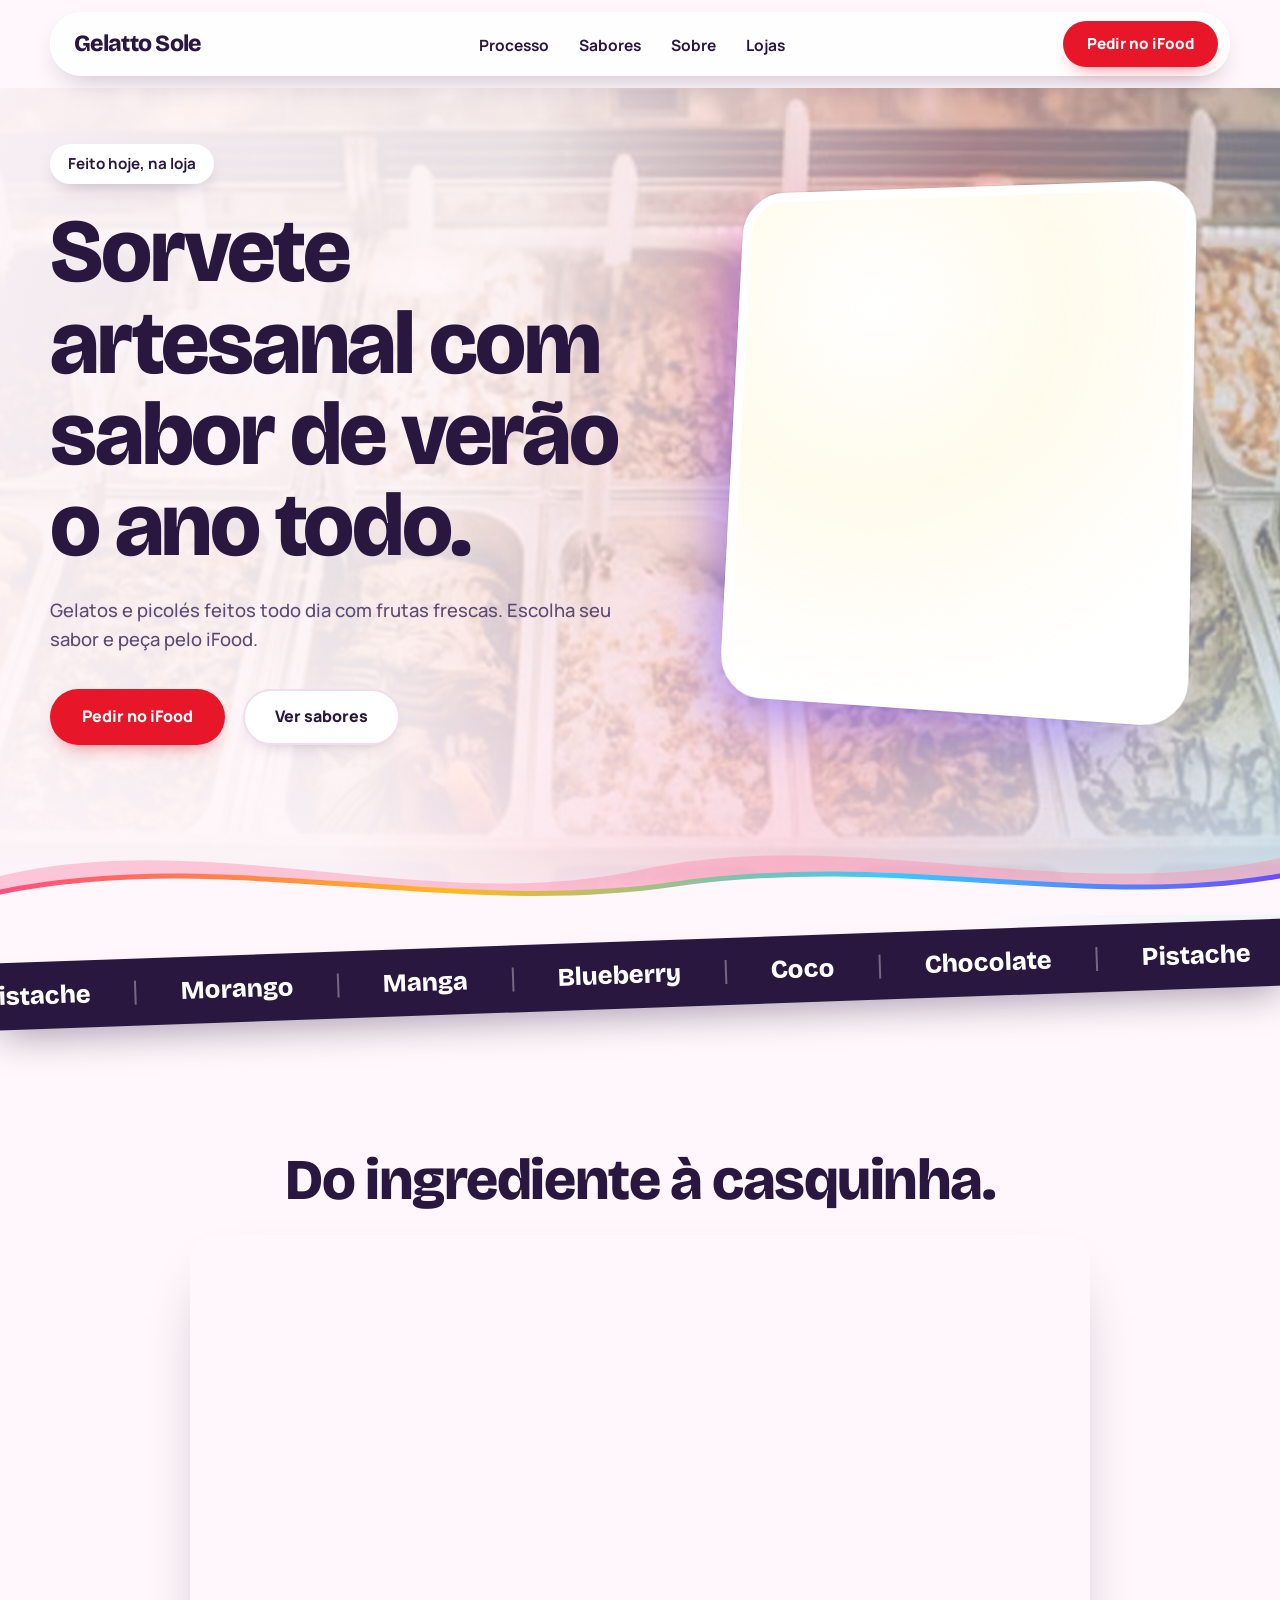
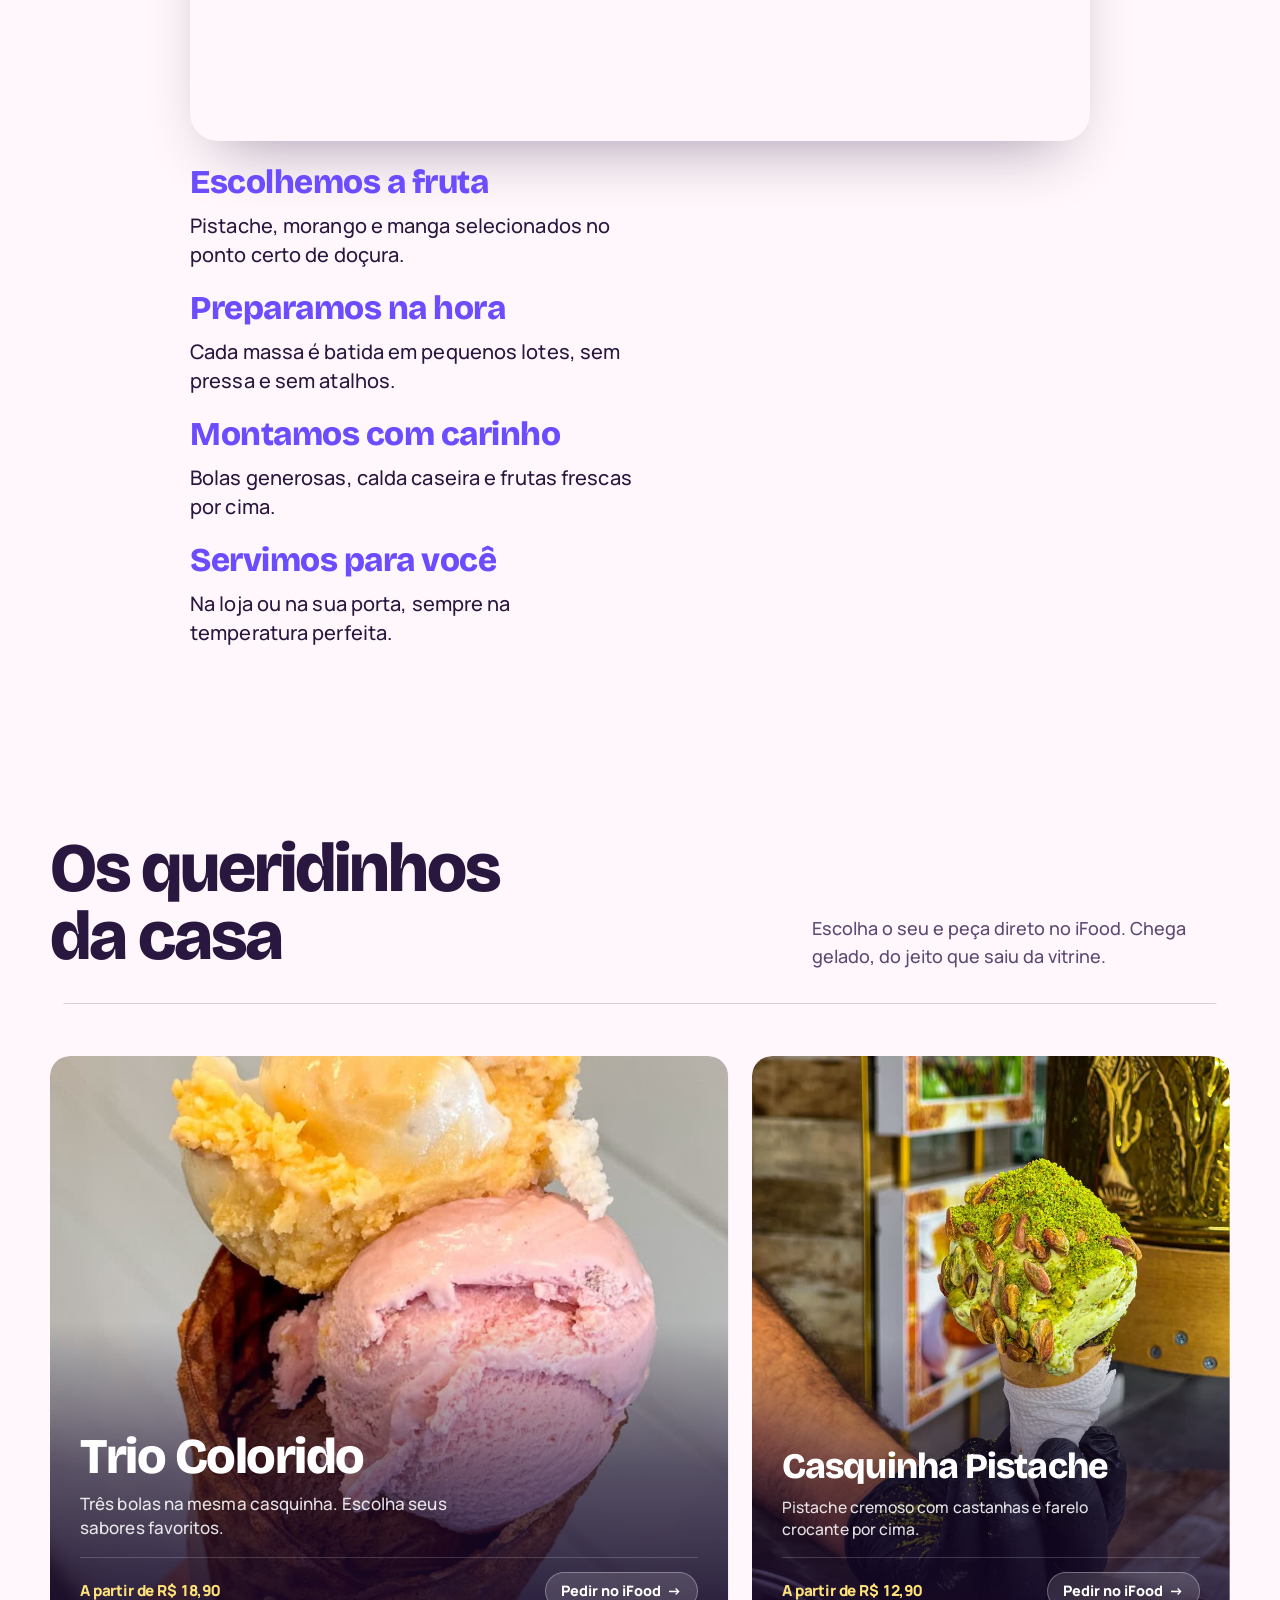
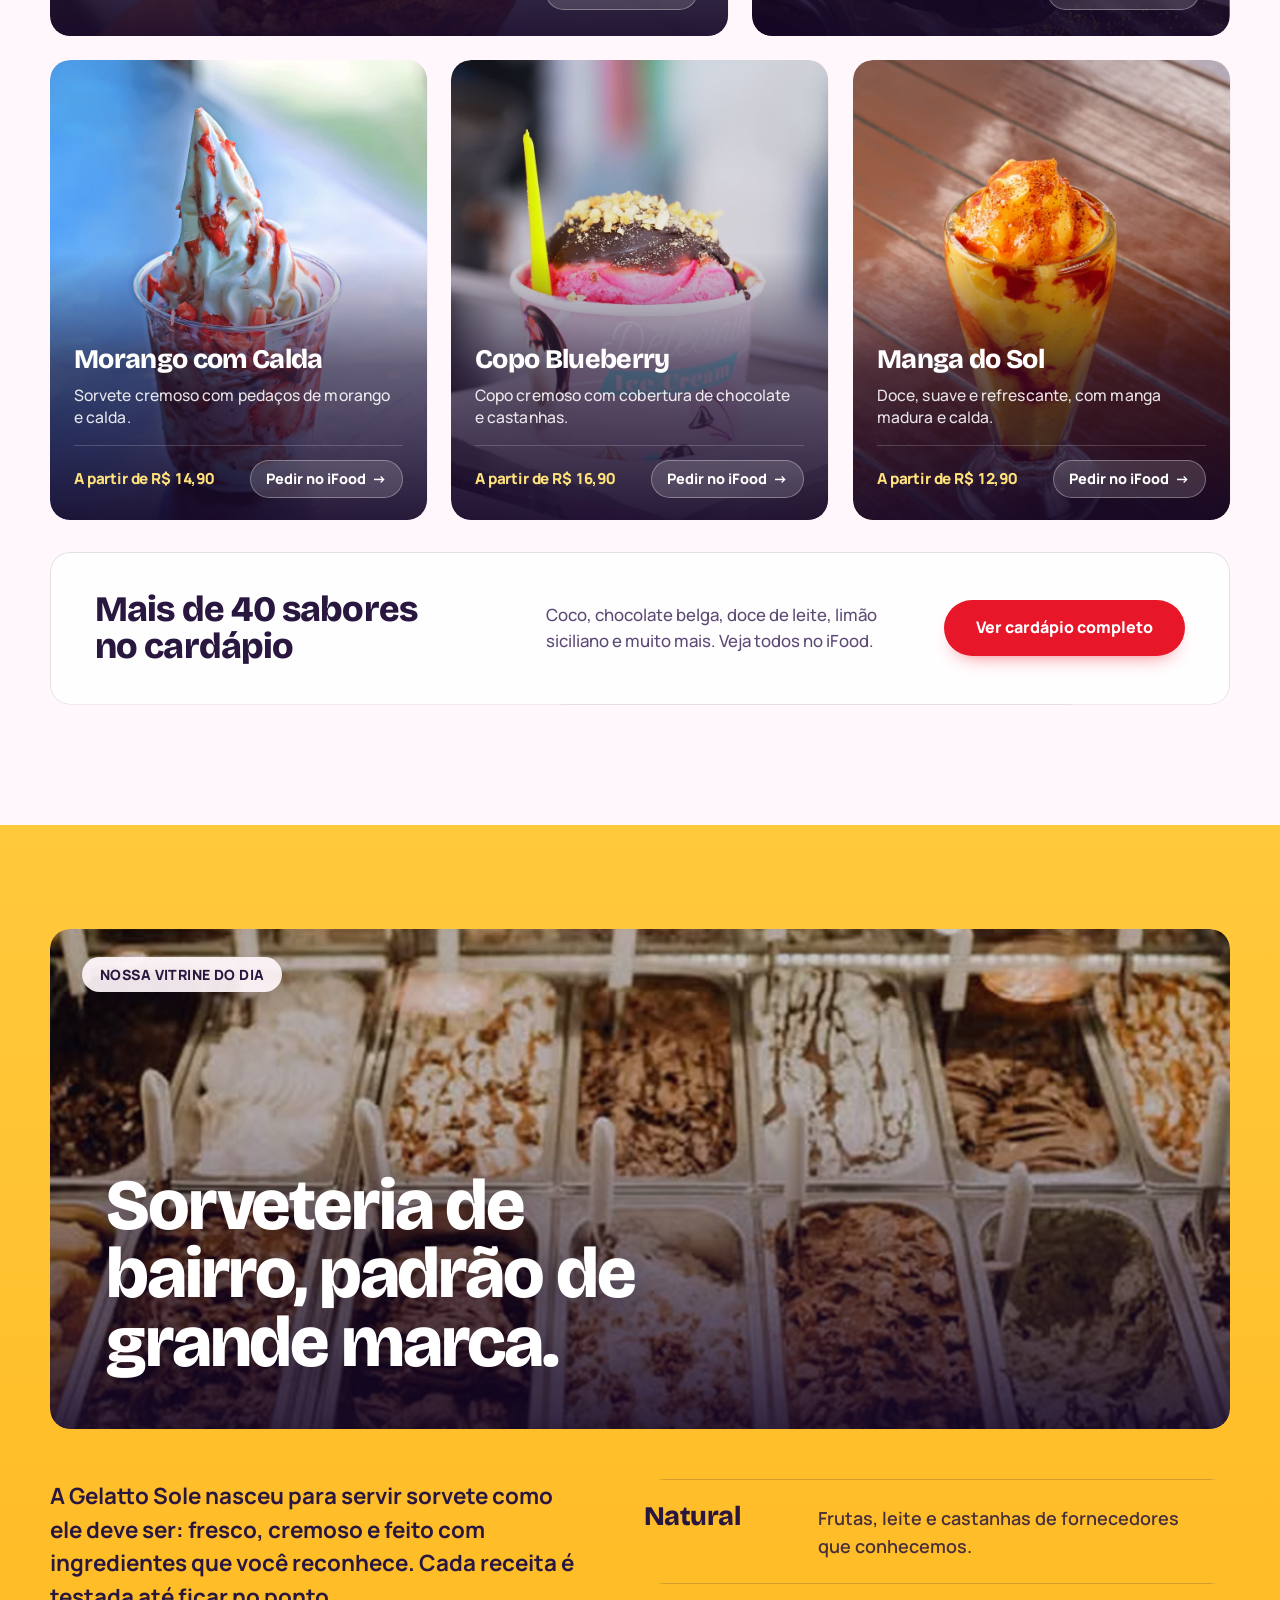
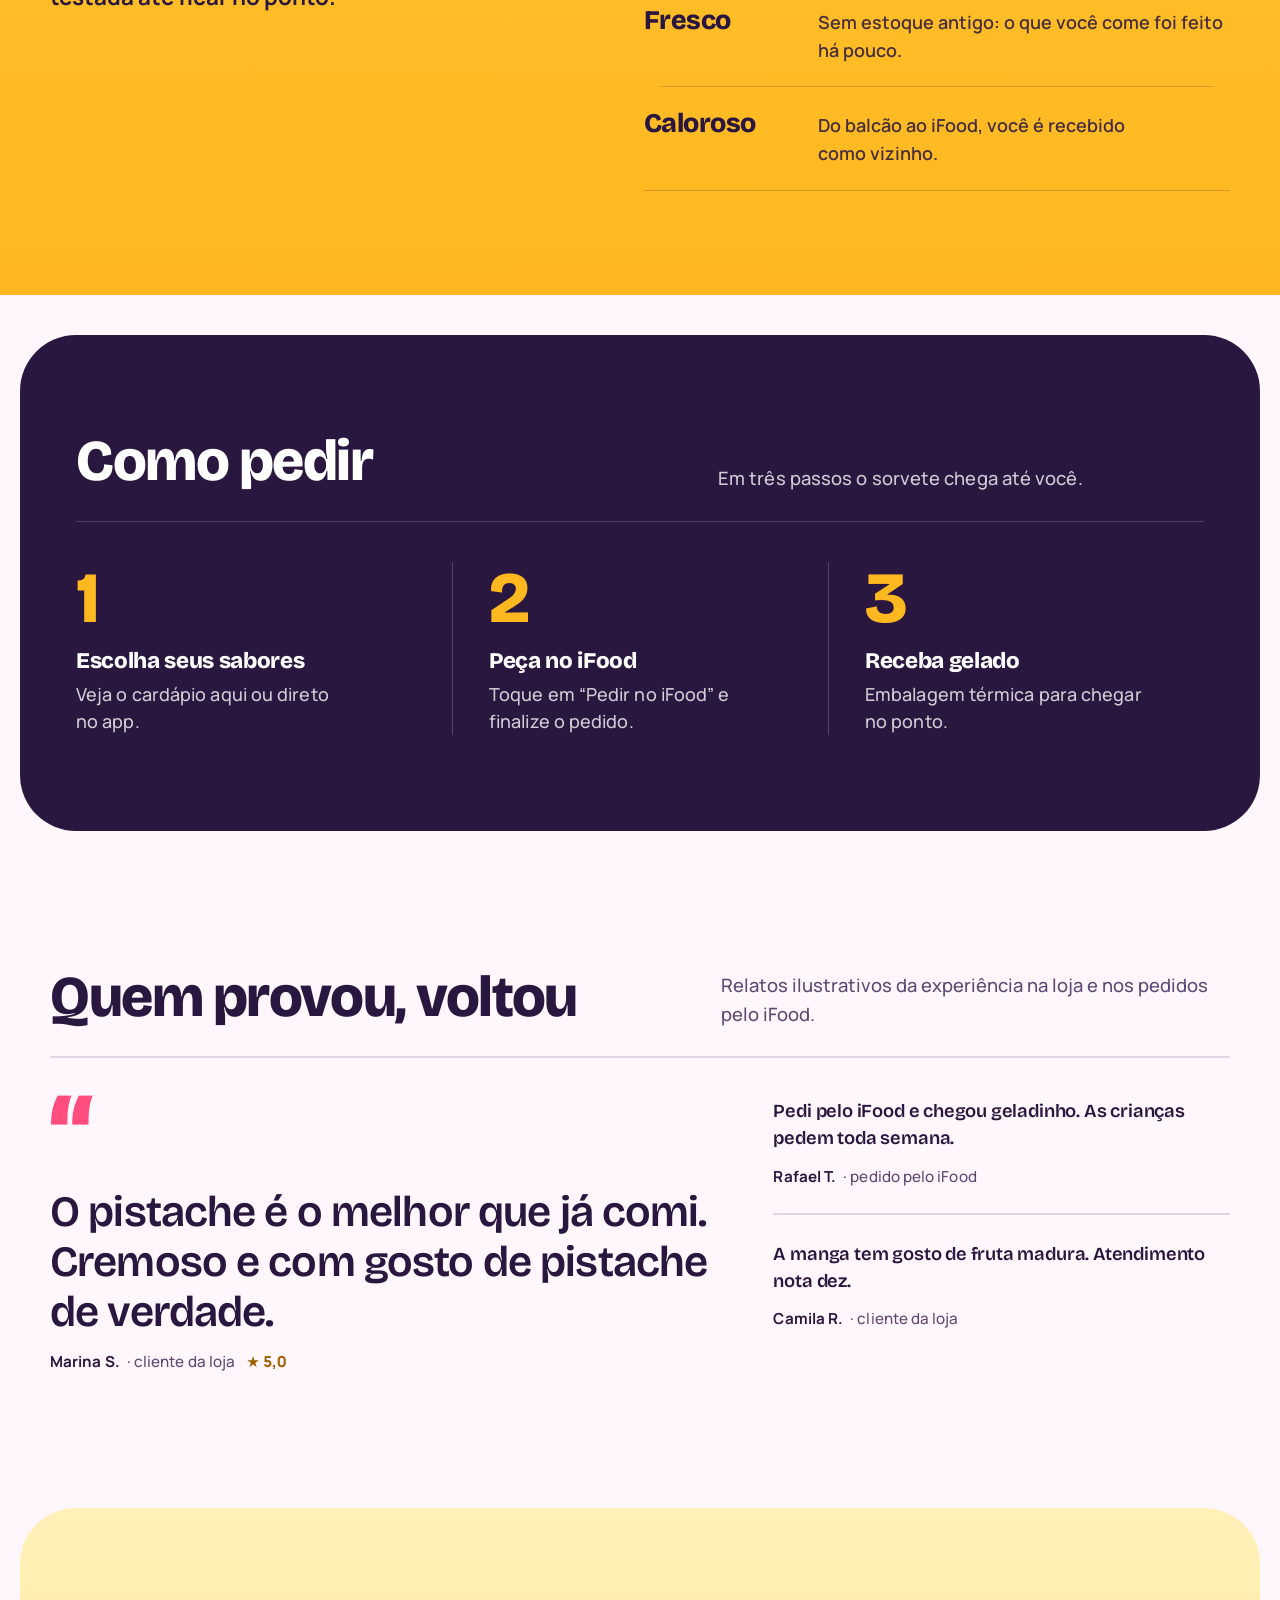
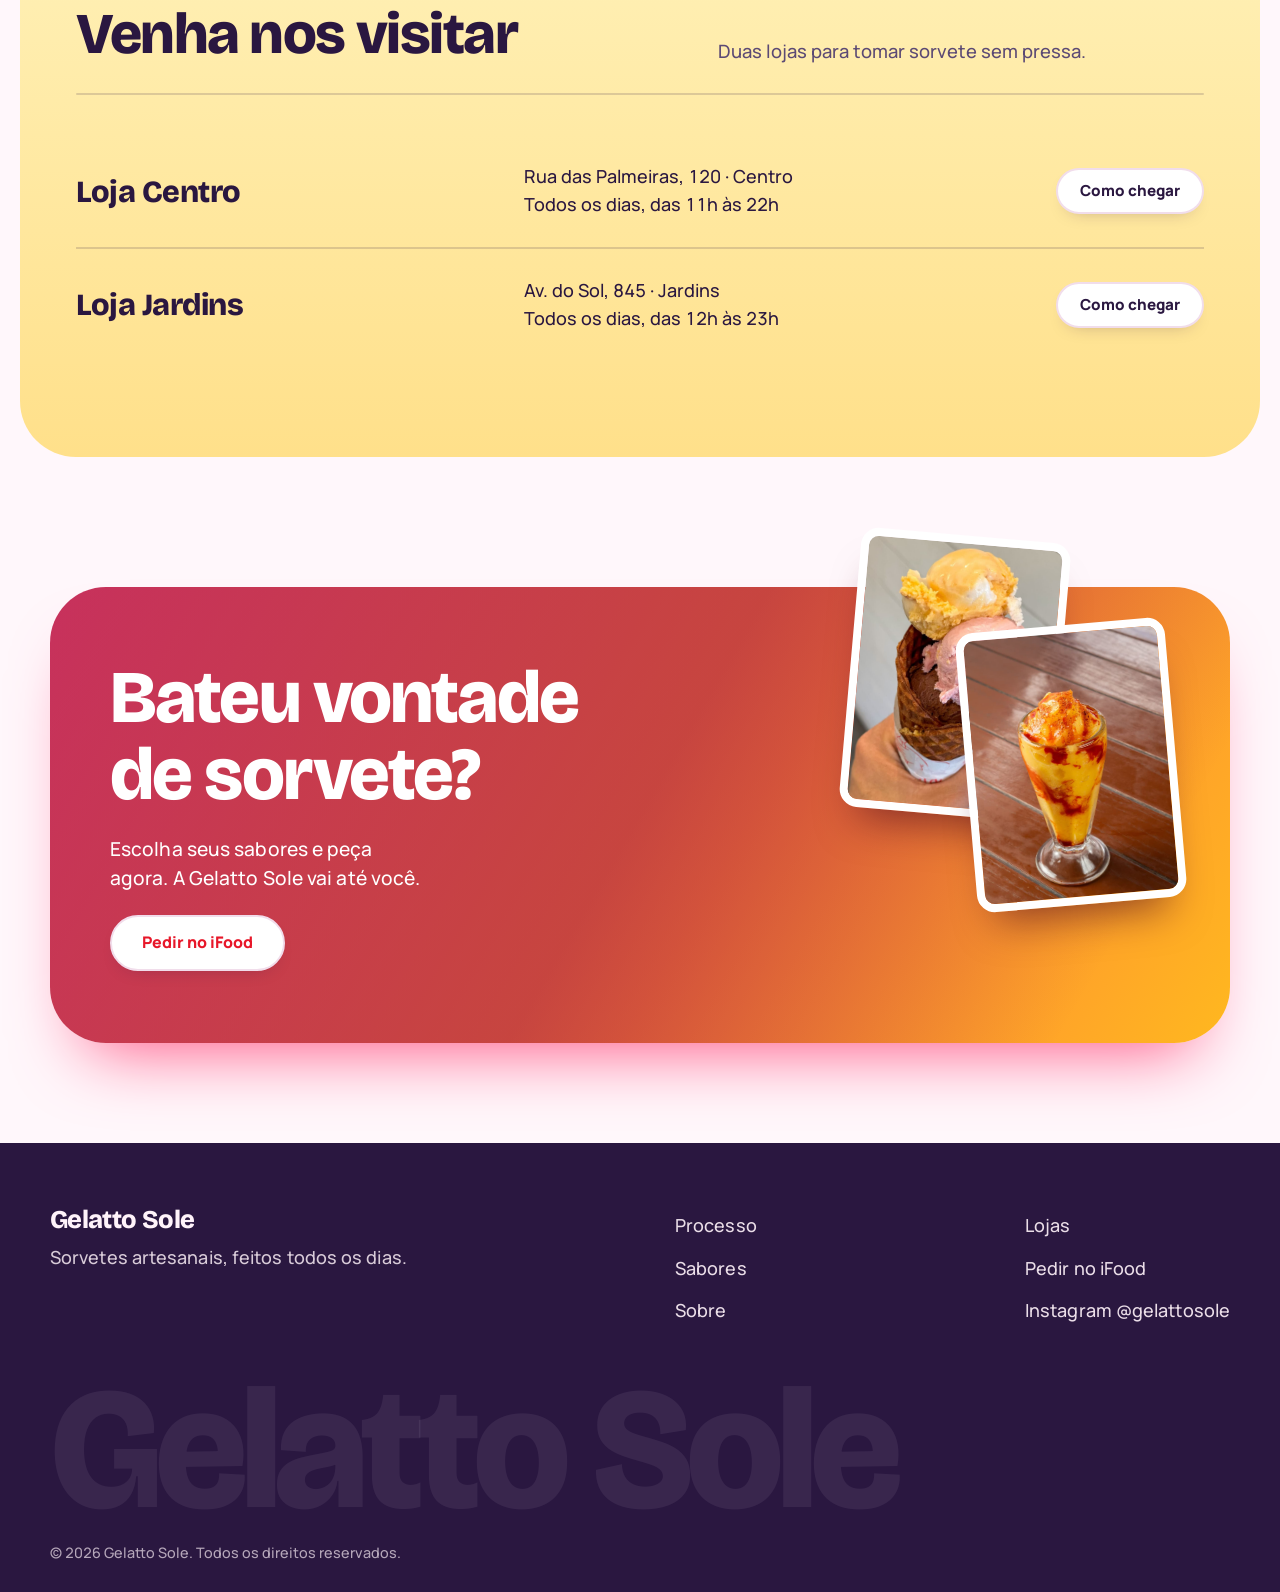
<file: index.html>
<!DOCTYPE html>
<html lang="pt-BR">
<head>
<meta charset="utf-8">
<meta name="viewport" content="width=device-width, initial-scale=1, viewport-fit=cover">
<meta name="color-scheme" content="light">
<title>Gelatto Sole · Sorvetes artesanais</title>
<link rel="preconnect" href="https://fonts.googleapis.com">
<link rel="preconnect" href="https://fonts.gstatic.com" crossorigin>
<link href="https://fonts.googleapis.com/css2?family=Bricolage+Grotesque:opsz,wght@12..96,600;12..96,800&family=Manrope:wght@500;700;800&display=swap" rel="stylesheet">
<link rel="stylesheet" href="css/style.css">
</head>
<body>


<header><div class="wrap nav">
  <a class="logo" href="#topo">Gelatto Sole</a>
  <nav aria-label="Principal"><ul><li><a href="#processo">Processo</a></li><li><a href="#sabores">Sabores</a></li><li><a href="#sobre">Sobre</a></li><li><a href="#unidades">Lojas</a></li></ul></nav>
  <a class="btn btn-ifood btn-sm" href="https://www.ifood.com.br/" target="_blank" rel="noopener">Pedir no iFood</a>
</div></header>

<main id="topo">
<section class="hero" id="heroScene">
  <div class="wrap hero-grid">
    <div>
      <span class="badge">Feito hoje, na loja</span>
      <h1>Sorvete artesanal com sabor de verão o ano todo.</h1>
      <p class="lead">Gelatos e picolés feitos todo dia com frutas frescas. Escolha seu sabor e peça pelo iFood.</p>
      <div class="cta-row">
        <a class="btn btn-ifood" href="https://www.ifood.com.br/" target="_blank" rel="noopener">Pedir no iFood</a>
        <a class="btn btn-white" href="#sabores">Ver sabores</a>
      </div>
    </div>
    <div class="scene" id="tiltScene">
      <div class="frame" id="tiltFrame"><video id="heroVid" muted loop playsinline autoplay aria-label="Espátula misturando gelato cremoso em uma cuba"></video></div>
    </div>
  </div>
<svg class="edge" viewBox="0 0 1440 110" preserveAspectRatio="none" aria-hidden="true"><defs><linearGradient id="lg" x1="0" x2="1"><stop offset="0" stop-color="#FF4D7E"/><stop offset=".35" stop-color="#FFB81F"/><stop offset=".7" stop-color="#38C8FF"/><stop offset="1" stop-color="#6B4DFF"/></linearGradient></defs><path d="M0,70 C240,20 480,110 720,64 C960,18 1200,100 1440,52 L1440,110 L0,110Z" fill="#FF8FB1" opacity=".45"/><path d="M0,86 C260,40 500,112 760,78 C1010,46 1220,104 1440,70 L1440,110 L0,110Z" fill="#FFF7FB"/><path d="M0,86 C260,40 500,112 760,78 C1010,46 1220,104 1440,70" fill="none" stroke="url(#lg)" stroke-width="5" stroke-linecap="round" vector-effect="non-scaling-stroke"/></svg>
</section>

<div class="ribbon" aria-hidden="true"><div class="track">
  <span>Pistache<b></b>Morango<b></b>Manga<b></b>Blueberry<b></b>Coco<b></b>Chocolate<b></b></span>
  <span>Pistache<b></b>Morango<b></b>Manga<b></b>Blueberry<b></b>Coco<b></b>Chocolate<b></b></span>
</div></div>

<section class="scrolly" id="processo" aria-label="Como fazemos nosso sorvete">
  <div class="stage">
    <div class="intro" id="intro">
      <h2 id="ttl">Do ingrediente à casquinha.</h2>
    </div>
    <div class="vbox"><video id="scrubVid" muted playsinline preload="auto" aria-label="Preparo de uma casquinha de gelato"></video><div class="shade"></div></div>
    <div class="stage-text">
      <ol class="rail" aria-hidden="true"><li class="on">Fruta</li><li>Preparo</li><li>Montagem</li><li>Entrega</li></ol>
      <div class="steps">
        <div class="step on"><h3>Escolhemos a fruta</h3><p>Pistache, morango e manga selecionados no ponto certo de doçura.</p></div>
        <div class="step"><h3>Preparamos na hora</h3><p>Cada massa é batida em pequenos lotes, sem pressa e sem atalhos.</p></div>
        <div class="step"><h3>Montamos com carinho</h3><p>Bolas generosas, calda caseira e frutas frescas por cima.</p></div>
        <div class="step"><h3>Servimos para você</h3><p>Na loja ou na sua porta, sempre na temperatura perfeita.</p></div>
      </div>
      <div class="bar" aria-hidden="true"><i id="prog"></i></div>
    </div>
  </div>
</section>

<section id="sabores"><div class="wrap">
  <div class="sec-h"><h2>Os queridinhos da casa</h2><p class="lead">Escolha o seu e peça direto no iFood. Chega gelado, do jeito que saiu da vitrine.</p></div>
  <div class="grid-pk" id="grid-pk"></div>
</div></section>

<section id="sobre"><div class="wrap about2">
  <div class="about-stage">
    <figure class="ph"><img src="img/vitrine.jpg" data-img="vitrine" alt="Vitrine com os sabores artesanais da Gelatto Sole" loading="lazy" decoding="async"><figcaption>Nossa vitrine do dia</figcaption></figure>
    <h2>Sorveteria de bairro, padrão de grande marca.</h2>
  </div>
  <div class="about-body">
    <p class="lead">A Gelatto Sole nasceu para servir sorvete como ele deve ser: fresco, cremoso e feito com ingredientes que você reconhece. Cada receita é testada até ficar no ponto.</p>
    <dl class="vals">
      <div><dt>Natural</dt><dd>Frutas, leite e castanhas de fornecedores que conhecemos.</dd></div>
      <div><dt>Fresco</dt><dd>Sem estoque antigo: o que você come foi feito há pouco.</dd></div>
      <div><dt>Caloroso</dt><dd>Do balcão ao iFood, você é recebido como vizinho.</dd></div>
    </dl>
  </div>
</div></section>

<section class="flow"><div class="wrap">
  <div class="sec-h"><h2>Como pedir</h2><p class="lead">Em três passos o sorvete chega até você.</p></div>
  <ol class="f3">
    <li><b>1</b><h3>Escolha seus sabores</h3><p>Veja o cardápio aqui ou direto no app.</p></li>
    <li><b>2</b><h3>Peça no iFood</h3><p>Toque em “Pedir no iFood” e finalize o pedido.</p></li>
    <li><b>3</b><h3>Receba gelado</h3><p>Embalagem térmica para chegar no ponto.</p></li>
  </ol>
</div></section>

<section><div class="wrap">
  <div class="sec-h"><h2>Quem provou, voltou</h2><p class="lead">Relatos ilustrativos da experiência na loja e nos pedidos pelo iFood.</p></div>
  <div class="qs">
    <figure class="q1"><blockquote>O pistache é o melhor que já comi. Cremoso e com gosto de pistache de verdade.</blockquote><figcaption><b>Marina S.</b> · cliente da loja <span>★ 5,0</span></figcaption></figure>
    <div class="qside">
      <figure><blockquote>Pedi pelo iFood e chegou geladinho. As crianças pedem toda semana.</blockquote><figcaption><b>Rafael T.</b> · pedido pelo iFood</figcaption></figure>
      <figure><blockquote>A manga tem gosto de fruta madura. Atendimento nota dez.</blockquote><figcaption><b>Camila R.</b> · cliente da loja</figcaption></figure>
    </div>
  </div>
</div></section>

<section id="unidades" class="stores-sec"><div class="wrap">
  <div class="sec-h"><h2>Venha nos visitar</h2><p class="lead">Duas lojas para tomar sorvete sem pressa.</p></div>
  <ul class="stores">
    <li><h3>Loja Centro</h3><p>Rua das Palmeiras, 120 · Centro<br>Todos os dias, das 11h às 22h</p><a class="btn btn-white btn-sm" href="#unidades">Como chegar</a></li>
    <li><h3>Loja Jardins</h3><p>Av. do Sol, 845 · Jardins<br>Todos os dias, das 12h às 23h</p><a class="btn btn-white btn-sm" href="#unidades">Como chegar</a></li>
  </ul>
</div></section>

<section class="cta2"><div class="cta-box">
  <div class="cta-txt"><h2>Bateu vontade de sorvete?</h2><p>Escolha seus sabores e peça agora. A Gelatto Sole vai até você.</p><a class="btn btn-white" href="https://www.ifood.com.br/" target="_blank" rel="noopener">Pedir no iFood</a></div>
  <div class="prints" aria-hidden="true"><img src="img/trio.jpg" data-img="trio" class="p1" alt="" loading="lazy" decoding="async"><img src="img/manga.jpg" data-img="manga" class="p2" alt="" loading="lazy" decoding="async"></div>
</div></section>
</main>

<footer class="foot2"><div class="wrap">
  <div class="fcols">
    <div><b class="flogo">Gelatto Sole</b><p>Sorvetes artesanais, feitos todos os dias.</p></div>
    <ul><li><a href="#processo">Processo</a></li><li><a href="#sabores">Sabores</a></li><li><a href="#sobre">Sobre</a></li></ul>
    <ul><li><a href="#unidades">Lojas</a></li><li><a href="https://www.ifood.com.br/" target="_blank" rel="noopener">Pedir no iFood</a></li><li><a href="#topo">Instagram @gelattosole</a></li></ul>
  </div>
  <div class="mark" aria-hidden="true">Gelatto Sole</div>
  <p class="small">© 2026 Gelatto Sole. Todos os direitos reservados.</p>
</div></footer>


<script src="js/main.js"></script>
</body>
</html>
</file>
<file: css/style.css>
:root{
  color-scheme:light;
  --bg:#FFF7FB;--ink:#2A1740;--muted:#5C4A74;--card:#FFFFFF;--line:#F1DDEB;
  --straw:#FF4D7E;--pist:#7ED26B;--mango:#FFB81F;--blue:#6B4DFF;--sky:#38C8FF;--ifood:#E71729;
  --ifood-dark:#D3141F;--straw-dark:#E02A62;--mango-dark:#C97800;--caramel:#A26003;
  --passion:#FFC93C;--orange:#FF7A3D;--vanilla:#FFE27A;--pist-dark:#278A3E;--berry-veil:rgba(138,18,56,.48);
  --disp:"Bricolage Grotesque",system-ui,sans-serif;--sans:"Manrope",system-ui,-apple-system,"Segoe UI",sans-serif;
  box-sizing:border-box;padding-top:env(safe-area-inset-top,0px);padding-bottom:env(safe-area-inset-bottom,0px);
}
html{scroll-padding-top:calc(84px + env(safe-area-inset-top,0px));scroll-behavior:smooth;overflow-x:clip}
*,*::before,*::after{box-sizing:border-box}
body{margin:0;color:var(--ink);font:500 18px/1.6 var(--sans);-webkit-font-smoothing:antialiased;overflow-x:clip;
  background:
   radial-gradient(900px 600px at 8% -5%,#FFD3E4 0,transparent 60%),
   radial-gradient(800px 600px at 100% 8%,#CFF1FF 0,transparent 60%),
   radial-gradient(900px 700px at 50% 100%,#FFF0B8 0,transparent 60%),var(--bg)}
body::before{content:"";position:fixed;inset:0 0 auto;height:env(safe-area-inset-top,0px);background:var(--bg);z-index:60}
a{color:inherit}p,dd{margin:0;text-wrap:pretty}
h1,h2,h3{font-family:var(--disp);margin:0;letter-spacing:-.025em;line-height:1.02}
h2,h3{text-wrap:balance}
h1{font-size:clamp(2.7rem,7.2vw,5.6rem);font-weight:800}
h2{font-size:clamp(2.1rem,4.8vw,3.6rem);font-weight:800;line-height:1.06}
h3{font-size:1.4rem;font-weight:800;letter-spacing:-.015em;line-height:1.12}
:focus-visible{outline:3px solid var(--blue);outline-offset:3px;border-radius:10px}
.pk-link:focus-visible,.cta-box .btn:focus-visible,.foot2 a:focus-visible{outline-color:var(--vanilla)}
.wrap{width:min(1180px,100% - 40px);margin-inline:auto;position:relative}
section{padding:96px 0;position:relative}
.lead{font-size:1.15rem;color:var(--muted);max-width:52ch}

/* botões */
.btn{display:inline-flex;align-items:center;justify-content:center;gap:10px;min-height:56px;padding:0 30px;border-radius:999px;font:800 1rem/1.1 var(--sans);text-decoration:none;border:2px solid transparent;box-shadow:none;cursor:pointer;transition:transform .15s ease,box-shadow .15s ease,background-color .15s ease,border-color .15s ease;position:relative}
.btn-sm{min-height:46px;padding:0 22px;font-size:.95rem}
.btn-ifood,.btn-sm.btn-ifood{background:var(--ifood);color:#fff;box-shadow:0 10px 20px -12px rgba(234,29,44,.7)}
.btn-ifood:active{transform:none}
.btn-white{background:var(--card);color:var(--ink);border-color:var(--line);box-shadow:0 8px 18px -12px rgba(42,23,64,.35)}
.btn-white:active{transform:none}
.cta-txt .btn-white,.cta-txt .btn-white:hover{color:var(--ifood)}

/* header */
header{position:sticky;top:env(safe-area-inset-top,0px);z-index:50;padding:12px 0}
.nav{display:flex;align-items:center;justify-content:space-between;height:64px;padding:0 12px 0 24px;border-radius:999px;background:rgba(255,255,255,.82);backdrop-filter:blur(14px);-webkit-backdrop-filter:blur(14px);box-shadow:0 12px 30px -14px rgba(42,23,64,.35),inset 0 0 0 1px rgba(255,255,255,.9)}
.logo{font:800 1.45rem/1 var(--disp);text-decoration:none;display:flex;align-items:center;gap:10px;letter-spacing:-.03em;white-space:nowrap;padding-block:11px}
header .btn-sm{white-space:nowrap}
nav ul{display:flex;gap:30px;list-style:none;margin:0;padding:0}
nav a{text-decoration:none;font-weight:700;font-size:.97rem;transition:color .15s ease}
@media(max-width:860px){nav{display:none}}

/* hero */
.hero{position:relative;isolation:isolate;padding:56px 0 170px;overflow:hidden;--mx:0;--my:0}
.hero::before{content:"";position:absolute;inset:0;z-index:-2;background:url(../img/vitrine.jpg) center/cover no-repeat;filter:saturate(1.15);transform:scale(1.05) translate3d(calc(var(--mx)*-18px),calc(var(--my)*-12px),0);transition:transform .45s cubic-bezier(.22,1,.36,1);will-change:transform}
.hero::after{content:"";position:absolute;inset:0;z-index:-1;background:
 linear-gradient(105deg,rgba(255,247,251,.97) 0%,rgba(255,247,251,.9) 36%,rgba(255,206,224,.62) 66%,rgba(184,230,255,.5) 100%),
 linear-gradient(180deg,rgba(255,255,255,0) 60%,rgba(255,247,251,.9) 100%)}
.hero-grid{display:grid;grid-template-columns:1.05fr 1fr;gap:40px;align-items:center}
.hero .lead{margin:24px 0 34px}
.cta-row{display:flex;flex-wrap:wrap;gap:18px}
.badge{display:inline-flex;align-items:center;gap:10px;background:#fff;border-radius:999px;padding:8px 18px;font-weight:700;font-size:.95rem;box-shadow:0 8px 20px -10px rgba(42,23,64,.4);margin-bottom:22px}
.scene{position:relative;perspective:1100px;min-height:520px;display:grid;place-items:center;isolation:isolate}
.scene::before{content:"";position:absolute;width:min(94%,460px);aspect-ratio:1/1.08;border-radius:56px;z-index:-1;pointer-events:none;background:radial-gradient(circle at 28% 28%,rgba(255,77,126,.42),transparent 58%),radial-gradient(circle at 76% 34%,rgba(255,184,31,.38),transparent 56%),radial-gradient(circle at 46% 78%,rgba(107,77,255,.44),transparent 62%);filter:blur(28px);transform:translate3d(calc(var(--mx)*-26px),calc(var(--my)*-20px),0) rotate(-4deg);transition:transform .42s cubic-bezier(.22,1,.36,1);will-change:transform}
.frame{position:relative;width:min(100%,470px);aspect-ratio:1/1.12;border-radius:44px;overflow:hidden;border:10px solid #fff;background:#fff;transform:rotateY(-12deg) rotateX(5deg) rotateZ(1deg);transform-style:preserve-3d;transition:transform .15s ease-out;
  box-shadow:-30px 40px 60px -20px rgba(107,77,255,.45),0 0 0 1px rgba(42,23,64,.06)}
.frame::after{content:"";position:absolute;inset:-28%;pointer-events:none;background:radial-gradient(circle at 38% 32%,rgba(255,255,255,.38),rgba(255,226,122,.14) 28%,transparent 58%),linear-gradient(120deg,transparent 28%,rgba(255,255,255,.24) 46%,rgba(255,255,255,0) 60%);transform:translate3d(calc(var(--mx)*18%),calc(var(--my)*16%),0);transition:transform .2s ease-out;will-change:transform}
.frame video{width:100%;height:100%;object-fit:cover;display:block}
.edge{position:absolute;left:0;right:0;bottom:-1px;width:100%;height:110px;display:block;z-index:1;pointer-events:none}
@media(max-width:860px){.hero-grid{grid-template-columns:1fr}.scene{min-height:420px}}

/* faixa */
.ribbon{padding:0;transform:rotate(-2deg);margin:26px -1.5vw 30px;background:var(--ink);color:#fff;overflow:hidden;box-shadow:0 20px 40px -20px rgba(42,23,64,.6)}
.track{display:flex;gap:44px;width:max-content;padding:18px 0;animation:mq 32s linear infinite;font:800 1.6rem var(--disp)}
.track span{display:flex;align-items:center;gap:44px;white-space:nowrap}
.track b{width:2px;height:24px;border-radius:0;background:rgba(255,255,255,.35);display:block}
@keyframes mq{to{transform:translateX(-50%)}}

/* processo em scroll */
.scrolly{height:440vh;padding:0;background:transparent;color:var(--ink);margin-top:70px;clip-path:none}
.stage{display:block;position:sticky;top:env(safe-area-inset-top,0px);width:100%;max-width:none;height:100vh;height:100svh;margin:0;overflow:hidden;--e:0}
.intro{position:absolute;top:clamp(20px,6vh,56px);left:0;right:0;text-align:center;padding:0 20px;z-index:2}
.intro h2{font-size:clamp(2rem,4.6vw,3.6rem);margin:0 0 14px;color:var(--ink)}
.vbox{position:absolute;inset:calc(26% * (1 - var(--e))) calc(20% * (1 - var(--e))) calc(6% * (1 - var(--e)));border-radius:calc(40px * (1 - var(--e)));border:0;overflow:hidden;background:transparent;box-shadow:0 30px 60px -30px rgba(42,23,64,.45)}
.vbox video{width:100%;height:100%;object-fit:cover;display:block;-webkit-transform:translateZ(0);transform:translateZ(0)}
.shade{position:absolute;inset:0;background:linear-gradient(90deg,rgba(10,5,30,.8),rgba(10,5,30,.35) 45%,transparent 75%),linear-gradient(0deg,rgba(10,5,30,.55),transparent 40%);opacity:var(--e);pointer-events:none}
.stage-text{position:absolute;left:clamp(16px,4vw,56px);bottom:clamp(16px,7vh,64px);width:min(470px,calc(100% - 32px));background:none;border:0;border-radius:0;padding:0;color:#fff;text-shadow:0 2px 14px rgba(0,0,0,.55);opacity:0;z-index:3}
.rail{display:flex;flex-wrap:wrap;gap:8px;list-style:none;margin:0 0 22px;padding:0}
.rail li{padding:7px 14px;border-radius:999px;font:700 .85rem/1.1 var(--sans);border:1.5px solid rgba(255,255,255,.45);color:rgba(255,255,255,.85);transition:all .3s}
.rail li.done{background:rgba(255,255,255,.22);border-color:transparent;color:#fff}
.rail li.on{background:#fff;color:#4B2FD6;border-color:#fff}
.steps{position:relative;min-height:190px}
.step{position:absolute;left:0;top:0;opacity:0;transform:translateY(16px);transition:opacity .4s,transform .4s;pointer-events:none}
.step.on{opacity:1;transform:none}
.step h3{font-size:clamp(1.5rem,2.6vw,2.3rem);line-height:1.08;margin-bottom:10px;color:var(--vanilla)}
.step p{font-size:1.25rem;line-height:1.45;letter-spacing:.005em;max-width:34ch}
.bar{margin-top:26px;height:8px;border-radius:8px;background:rgba(255,255,255,.25);max-width:320px;overflow:hidden}
.bar i{display:block;height:100%;width:0;background:linear-gradient(90deg,var(--vanilla),#FF8FB1);border-radius:8px}
.wd{display:inline-block;white-space:nowrap}
.step .ch{display:inline-block;opacity:0;transform:translateY(.7em);filter:blur(6px);transition:opacity .5s,transform .5s,filter .5s;transition-delay:calc(var(--i)*26ms)}
.step p .ch{transition-delay:calc(var(--i)*45ms + .25s)}
.step.on .ch{opacity:1;transform:none;filter:none}
.step:not(.on) .ch{transition-delay:0s;transition-duration:.2s}
.tc{display:inline-block;opacity:0;transform:translateY(.5em) rotate(4deg);filter:blur(8px);transition:opacity .5s,transform .5s,filter .5s}
.tc.in{opacity:1;transform:none;filter:none}
.sr{position:absolute;width:1px;height:1px;overflow:hidden;clip:rect(0 0 0 0);white-space:nowrap}
@media(max-width:860px){
  .vbox{inset:calc(30% * (1 - var(--e))) calc(6% * (1 - var(--e))) calc(12% * (1 - var(--e)))}
  .intro h2{font-size:clamp(1.7rem,4.8vw,2.35rem)}
  .shade{background:linear-gradient(0deg,rgba(10,5,30,.88),rgba(10,5,30,.5) 45%,transparent 75%)}
  .stage-text{left:12px;right:12px;bottom:12px;width:auto;padding:0 4px}
  .rail{margin-bottom:10px;gap:6px}.rail li{padding:5px 11px;font-size:.78rem}
  .steps{min-height:128px}.step h3{font-size:clamp(1.35rem,3.2vw,1.65rem);margin-bottom:6px}.step p{font-size:1rem;line-height:1.45}
  .bar{margin-top:12px}
}
.static .scrolly{height:auto;padding:72px 0}
.static .stage{position:relative;height:auto;padding:0 20px}
.static .intro{position:static;margin-bottom:24px}
.static .vbox{position:relative;inset:auto;aspect-ratio:16/9;border-radius:28px;margin:0 auto;max-width:900px}
.static .stage-text{position:static;opacity:1!important;transform:none!important;margin:24px auto 0;width:min(900px,100%);color:var(--ink);text-shadow:none}
.static .stage-text .step h3{color:var(--blue)}
.static .steps{min-height:0;display:grid;gap:22px}
.static .step{position:static;opacity:1;transform:none}
.static .ch,.static .tc{opacity:1;transform:none;filter:none}
.static .rail,.static .bar{display:none}

/* cabeçalhos e seções inferiores */
.sec-h{display:grid;grid-template-columns:1.1fr .9fr;gap:12px 48px;align-items:end;padding-bottom:30px;margin-bottom:40px;position:relative}
.sec-h .lead{max-width:42ch;line-height:1.55}
.sec-h::after{content:"";position:absolute;left:0;right:0;bottom:0;height:2px;border-radius:2px;background:rgba(42,23,64,.14)}
#sabores{padding:116px 0 108px}
#sabores .sec-h{grid-template-columns:1.15fr .85fr;padding-bottom:34px;margin-bottom:52px}
#sabores .sec-h h2{font-size:clamp(2.5rem,5.4vw,4.4rem);line-height:.98;letter-spacing:-.03em}
#sabores .sec-h .lead{justify-self:end;max-width:38ch;font-size:1.125rem}
#sabores .sec-h::after{height:1px;border-radius:0;background:rgba(42,23,64,.18)}
.flow .sec-h::after{height:1px;background:rgba(255,255,255,.18)}
.stores-sec .sec-h::after{height:2px;background:rgba(42,23,64,.16)}

/* animações editoriais de scroll (sabores e sobre) */
.rv{opacity:0;transform:translate3d(0,30px,0);transition:opacity .75s cubic-bezier(.22,1,.36,1) var(--rv-d,0ms),transform .75s cubic-bezier(.22,1,.36,1) var(--rv-d,0ms),clip-path .85s cubic-bezier(.22,1,.36,1) var(--rv-d,0ms),box-shadow .42s cubic-bezier(.22,1,.36,1)}
.rv-mask{clip-path:inset(7% 0 7% 0 round 20px)}
.rv.in{opacity:1;transform:perspective(900px) translate3d(0,0,0);clip-path:inset(0 0 0 0 round 20px)}

/* sabores */
.grid-pk{display:grid;grid-template-columns:repeat(12,1fr);gap:24px;align-items:stretch}
.pk{position:relative;border-radius:20px;overflow:hidden;background:#EBDDF0;grid-column:span 4;min-height:460px;box-shadow:0 22px 44px -26px rgba(42,23,64,.34),0 0 0 1px rgba(42,23,64,.08);--rx:0;--ry:0;transform:perspective(900px) translate3d(0,0,0);transition:transform .42s cubic-bezier(.22,1,.36,1),box-shadow .42s cubic-bezier(.22,1,.36,1)}
.pk.big{grid-column:span 7;min-height:580px}.pk.tall{grid-column:span 5;min-height:580px}.pk.w4{grid-column:span 4}
.pk::before{content:"";position:absolute;inset:0;border-radius:20px;pointer-events:none;z-index:3;opacity:0;box-shadow:inset 0 0 0 1.5px rgba(255,255,255,.46);transition:opacity .3s ease}
.pk::after{content:"";position:absolute;inset:-35%;pointer-events:none;z-index:1;opacity:0;background:radial-gradient(circle at 50% 42%,rgba(255,247,230,.34),rgba(255,226,122,.12) 30%,transparent 62%);transform:translate3d(calc(var(--rx)*36%),calc(var(--ry)*36%),0);transition:opacity .35s ease,transform .15s ease-out;will-change:transform,opacity}
.pk img{position:absolute;inset:0;width:100%;height:100%;object-fit:cover;display:block;transition:transform .65s cubic-bezier(.22,1,.36,1)}
.pk .cap{position:absolute;left:0;right:0;bottom:0;z-index:2;padding:110px 30px 26px;display:grid;gap:10px;color:#fff;background:linear-gradient(0deg,rgba(22,8,40,.92) 0%,rgba(22,8,40,.58) 54%,rgba(22,8,40,0) 100%)}
.pk:not(.big):not(.tall) .cap{padding:92px 24px 22px;background:linear-gradient(0deg,rgba(22,8,40,.92) 0%,rgba(22,8,40,.62) 58%,rgba(22,8,40,0) 100%)}
.pk h3{color:#fff;font-size:clamp(1.45rem,2.1vw,1.8rem);line-height:1.05;letter-spacing:-.025em}
.pk.big h3{font-size:clamp(2.15rem,3.9vw,3.35rem);line-height:.98;letter-spacing:-.03em}
.pk.tall h3{font-size:clamp(1.75rem,2.8vw,2.45rem);line-height:1.02;letter-spacing:-.025em}
.pk p{display:block;font-size:.98rem;line-height:1.45;letter-spacing:.005em;color:rgba(255,255,255,.88);max-width:34ch}
.pk.big p{font-size:1.0625rem;max-width:38ch}
.pk .meta{display:flex;align-items:center;justify-content:space-between;gap:8px 12px;flex-wrap:wrap;margin-top:6px;padding-top:14px;border-top:1px solid rgba(255,255,255,.18)}
.pk .price{font:800 .95rem/1.2 var(--sans);letter-spacing:-.01em;font-variant-numeric:tabular-nums;color:var(--vanilla)}
.pk-link{display:inline-flex;align-items:center;gap:6px;min-height:38px;padding:0 15px;border-radius:999px;font:800 .9rem/1.1 var(--sans);color:#fff;text-decoration:none;background:rgba(255,255,255,.14);border:1px solid rgba(255,255,255,.32);backdrop-filter:blur(8px);-webkit-backdrop-filter:blur(8px);transition:background-color .15s ease,border-color .15s ease,transform .15s ease}
.pk-link span{display:inline-block;transition:transform .18s cubic-bezier(.22,1,.36,1)}
.pk-link:active{transform:none}
.pk-more{grid-column:span 12;border-radius:20px;background:rgba(255,255,255,.88);border:1px solid rgba(42,23,64,.14);color:var(--ink);padding:38px 44px;margin-top:8px;display:grid;grid-template-columns:1.15fr 1fr auto;align-items:center;gap:24px 40px;box-shadow:0 20px 44px -30px rgba(42,23,64,.22)}
.pk-more h3{font-size:clamp(1.65rem,2.8vw,2.35rem);line-height:1.04;letter-spacing:-.025em}
.pk-more p{max-width:40ch;line-height:1.55;color:var(--muted);font-size:1.05rem}

/* sobre */
#sobre{background:linear-gradient(180deg,var(--passion) 0%,var(--mango) 100%);padding:104px 0;margin:12px 0}
.about2{display:grid;gap:44px}
.about-stage{position:relative;border-radius:20px;overflow:hidden;box-shadow:0 38px 72px -34px rgba(42,23,64,.52),0 0 0 1px rgba(42,23,64,.1)}
.about-stage .ph{margin:0;position:relative}
.about-stage .ph::after{content:"";position:absolute;inset:0;background:linear-gradient(180deg,rgba(22,8,40,.18) 0%,rgba(22,8,40,.24) 38%,rgba(22,8,40,.88) 100%);pointer-events:none}
.about-stage .ph img{width:100%;aspect-ratio:21/10;min-height:440px;max-height:500px;object-fit:cover;object-position:50% 44%;display:block;border-radius:0;box-shadow:none}
.about-stage .ph figcaption{position:absolute;top:28px;left:32px;bottom:auto;z-index:2;background:rgba(255,247,251,.92);color:var(--ink);font:800 .88rem/1.1 var(--sans);letter-spacing:.03em;text-transform:uppercase;white-space:nowrap;padding:10px 18px;border-radius:999px;transform:none;box-shadow:0 12px 24px -12px rgba(22,8,40,.45)}
.about-stage h2{position:absolute;left:clamp(24px,4.5vw,56px);right:clamp(24px,4.5vw,56px);bottom:clamp(26px,4.5vw,52px);z-index:2;color:#fff;font-size:clamp(2.35rem,5.6vw,4.75rem);line-height:.96;letter-spacing:-.03em;max-width:16ch;text-shadow:0 12px 32px rgba(22,8,40,.45)}
.about-body{display:grid;grid-template-columns:.95fr 1.05fr;gap:48px 64px;align-items:start;padding-top:6px}
.about-body .lead{margin:0;font-size:clamp(1.2rem,1.75vw,1.42rem);line-height:1.5;font-weight:700;color:var(--ink);max-width:36ch}
.vals{margin:0;border-bottom:1px solid rgba(42,23,64,.2)}
.vals div{display:grid;grid-template-columns:150px 1fr;gap:24px;padding:22px 0;border-top:1px solid rgba(42,23,64,.2);align-items:baseline}
.vals dt{font:800 clamp(1.5rem,2.1vw,1.75rem)/1.1 var(--disp);letter-spacing:-.02em;color:var(--ink)}
.vals dd{margin:0;color:rgba(42,23,64,.86);font-weight:600;line-height:1.55;max-width:40ch}
.vals div:nth-child(1) dt,.vals div:nth-child(2) dt,.vals div:nth-child(3) dt{color:var(--ink)}

/* como pedir */
.flow{background:var(--ink);color:#fff;border-radius:56px;margin:40px 20px;padding:96px clamp(24px,4.5vw,56px)}
.flow>.wrap,.stores-sec>.wrap{width:min(1180px,100%)}
.flow .lead{color:rgba(255,255,255,.78);letter-spacing:.005em}
.f3{list-style:none;margin:0;padding:0;display:grid;grid-template-columns:repeat(3,1fr)}
.f3 li{padding:0 36px;border-left:1px solid rgba(255,255,255,.2)}.f3 li:first-child{padding-left:0;border-left:0}
.f3 b{display:block;font:800 clamp(3.2rem,6vw,4.5rem)/1 var(--disp);letter-spacing:-.03em;color:var(--mango);margin-bottom:14px}
.f3 h3{color:#fff;margin-bottom:8px;line-height:1.12}.f3 p{color:rgba(255,255,255,.78);line-height:1.5;letter-spacing:.005em;max-width:28ch}

/* depoimentos */
.qs{display:grid;grid-template-columns:1.3fr .9fr;gap:64px;align-items:start}
.qs figure{margin:0}
.qs blockquote{margin:0;font:600 1.15rem/1.45 var(--disp);letter-spacing:-.01em;text-wrap:pretty}
.qs figcaption{margin-top:14px;color:var(--muted);font-size:.95rem;line-height:1.4;letter-spacing:.005em}.qs figcaption b{color:var(--ink);font-weight:700;margin-right:4px}.qs figcaption span{color:var(--caramel);font-weight:800;margin-left:8px;font-variant-numeric:tabular-nums}
.q1 blockquote{font-size:clamp(1.65rem,3.4vw,2.7rem);line-height:1.16;letter-spacing:-.02em}
.q1 blockquote::before{content:"“";display:block;font:800 7rem/.7 var(--disp);color:var(--straw);margin-bottom:10px}
.qside figure{padding:26px 0;border-top:2px solid rgba(42,23,64,.15)}.qside figure:first-child{padding-top:0;border-top:0}

/* lojas */
.stores-sec{background:linear-gradient(180deg,#FFF1B8,#FFE08A);border-radius:56px;margin:40px 20px;padding:96px clamp(24px,4.5vw,56px)}
.stores{list-style:none;margin:0;padding:0}
.stores li{display:grid;grid-template-columns:1fr 1.2fr auto;gap:24px;align-items:center;padding:28px 0;border-bottom:2px solid rgba(42,23,64,.16)}
.stores li:last-child{border-bottom:0}.stores h3{font-size:clamp(1.5rem,2.4vw,2rem);line-height:1.08}.stores p{color:var(--ink);line-height:1.55;font-variant-numeric:tabular-nums}

/* cta final e rodapé */
.cta2{padding:90px 0 40px}
.cta-box{width:min(1180px,100% - 40px);margin:auto;border-radius:56px;padding:72px 60px;display:grid;grid-template-columns:1.1fr .9fr;gap:30px;align-items:center;background:linear-gradient(120deg,var(--berry-veil) 0%,var(--berry-veil) 50%,rgba(138,18,56,0) 88%),linear-gradient(120deg,var(--straw),var(--orange) 58%,var(--mango));color:#fff;position:relative;box-shadow:0 40px 70px -36px var(--straw)}
.cta-txt{display:grid;gap:22px;justify-items:start}
.cta-txt h2{color:#fff;font-size:clamp(2.25rem,5.8vw,4.8rem);line-height:1.04}.cta-txt p{font-size:clamp(1.0625rem,1.5vw,1.2rem);line-height:1.5;letter-spacing:.005em;max-width:27ch}
.prints{position:relative;min-height:300px}
.prints img{position:absolute;width:210px;aspect-ratio:3/4;object-fit:cover;border:8px solid #fff;border-radius:18px;box-shadow:0 30px 40px -20px rgba(80,10,30,.6);transition:transform .35s cubic-bezier(.22,1,.36,1)}
.p1{right:110px;top:-130px;transform:rotate(5deg)}.p2{right:-6px;top:-40px;transform:rotate(-5deg)}
.foot2{background:var(--ink);color:#FFF3FA;padding:64px 0 28px;overflow:hidden;margin-top:60px}
.fcols{display:flex;flex-wrap:wrap;gap:36px;justify-content:space-between}
.flogo{font:800 1.6rem/1.05 var(--disp);letter-spacing:-.025em}.fcols p{margin-top:8px;opacity:.82;line-height:1.5;letter-spacing:.005em}
.foot2 ul{list-style:none;margin:0;padding:0;display:grid;gap:6px}.foot2 a{display:inline-block;padding:4px 0;text-decoration:none;opacity:.9;letter-spacing:.005em;transition:opacity .15s ease}
.mark{font:800 clamp(3.2rem,13.5vw,12rem)/.85 var(--disp);letter-spacing:-.04em;color:rgba(255,243,250,.07);white-space:nowrap;margin:48px 0 18px;user-select:none}
.foot2 .small{font-size:.9rem;line-height:1.5;opacity:.65;margin:0;font-variant-numeric:tabular-nums}
@media(hover:hover){
  .btn-ifood:hover{background:var(--ifood-dark);transform:translateY(-1px);box-shadow:0 12px 22px -12px rgba(234,29,44,.7)}
  .btn-white:hover{background:var(--card);color:var(--ink);border-color:var(--line);transform:translateY(-1px);box-shadow:0 12px 22px -12px rgba(42,23,64,.45)}
  .cta-txt .btn-white:hover{color:var(--ifood)}
  nav a:hover{color:var(--blue)}
  .pk:hover,.pk.rv.in:hover{transform:perspective(900px) translateY(-6px) rotateX(calc(var(--ry)*-5.5deg)) rotateY(calc(var(--rx)*5.5deg));box-shadow:0 28px 52px -18px rgba(42,23,64,.46),0 0 0 1px rgba(42,23,64,.08)}
  .pk:hover::before,.pk:hover::after{opacity:1}
  .pk:hover img{transform:scale(1.065) translate3d(calc(var(--rx)*-10px),calc(var(--ry)*-10px),0)}
  .pk:hover .pk-link{border-color:rgba(255,255,255,.48)}
  .pk-link:hover{background:rgba(255,255,255,.24);border-color:rgba(255,255,255,.55);transform:translateY(-1px)}
  .pk-link:hover span{transform:translateX(3px)}
  .cta-box:hover .p1{transform:translateY(-3px) rotate(6deg)}
  .cta-box:hover .p2{transform:translateY(-2px) rotate(-6deg)}
  .foot2 a:hover{opacity:1;text-decoration:underline}
}
@media(max-width:980px){
  section,#sabores,#sobre{padding:76px 0}
  .about-body,.qs,.sec-h,#sabores .sec-h,.cta-box,.pk-more{grid-template-columns:1fr}
  #sabores .sec-h{margin-bottom:36px}#sabores .sec-h .lead{justify-self:start}
  .about2{gap:36px}.about-body{gap:28px}.qs{gap:36px}
  .about-stage .ph img{aspect-ratio:4/5;min-height:380px;max-height:none}
  .about-stage .ph figcaption{top:18px;left:18px;padding:8px 14px;font-size:.8rem}
  .about-stage h2{left:20px;right:20px;bottom:22px;font-size:clamp(1.95rem,7vw,2.85rem)}
  .grid-pk{grid-auto-rows:auto;gap:20px}.pk,.pk.big,.pk.tall,.pk.w4,.pk-more{grid-column:span 12;grid-row:auto}
  .pk,.pk.big,.pk.tall{min-height:400px}
  .pk .cap,.pk:not(.big):not(.tall) .cap{padding:84px 22px 20px}
  .pk h3,.pk.big h3,.pk.tall h3{font-size:clamp(1.55rem,5.6vw,2rem);line-height:1.04}
  .pk p{display:block}
  .pk-more{padding:30px 24px;gap:16px;justify-items:start}
  .f3{grid-template-columns:1fr;gap:30px}.f3 li,.f3 li:first-child{padding:0;border:0}
  .stores li{grid-template-columns:1fr;gap:12px;justify-items:start}.vals div{grid-template-columns:1fr;gap:6px;padding:16px 0}
  .flow,.stores-sec{border-radius:36px;margin:24px 12px;padding:68px 22px}.cta-box{width:calc(100% - 24px);padding:40px 22px;border-radius:36px;background:linear-gradient(120deg,var(--berry-veil) 0%,var(--berry-veil) 70%,rgba(138,18,56,0) 92%),linear-gradient(120deg,var(--straw),var(--orange) 58%,var(--mango))}
  .prints{min-height:324px;width:min(100%,340px);margin-inline:auto}.p1{right:auto;left:4px;top:6px}.p2{right:4px;top:32px}.cta2{padding:32px 0 28px}.foot2{margin-top:40px}
}
@media(max-width:380px){
  .nav{padding:0 10px 0 18px}.logo{font-size:1.2rem}header .btn-sm{padding:0 16px;font-size:.9rem}
  .rail{gap:5px}.rail li{padding:5px 9px;font-size:.74rem}
  .prints{min-height:calc((100vw - 76px) * .92 + 44px)}.prints img{width:calc((100vw - 76px) * .69)}
}
@media(pointer:coarse){.pk-link{position:relative}.pk-link::after{content:"";position:absolute;inset:-4px 0}}
@media(prefers-reduced-motion:reduce){*{transition:none!important;animation:none!important;scroll-behavior:auto!important}}
</file>
